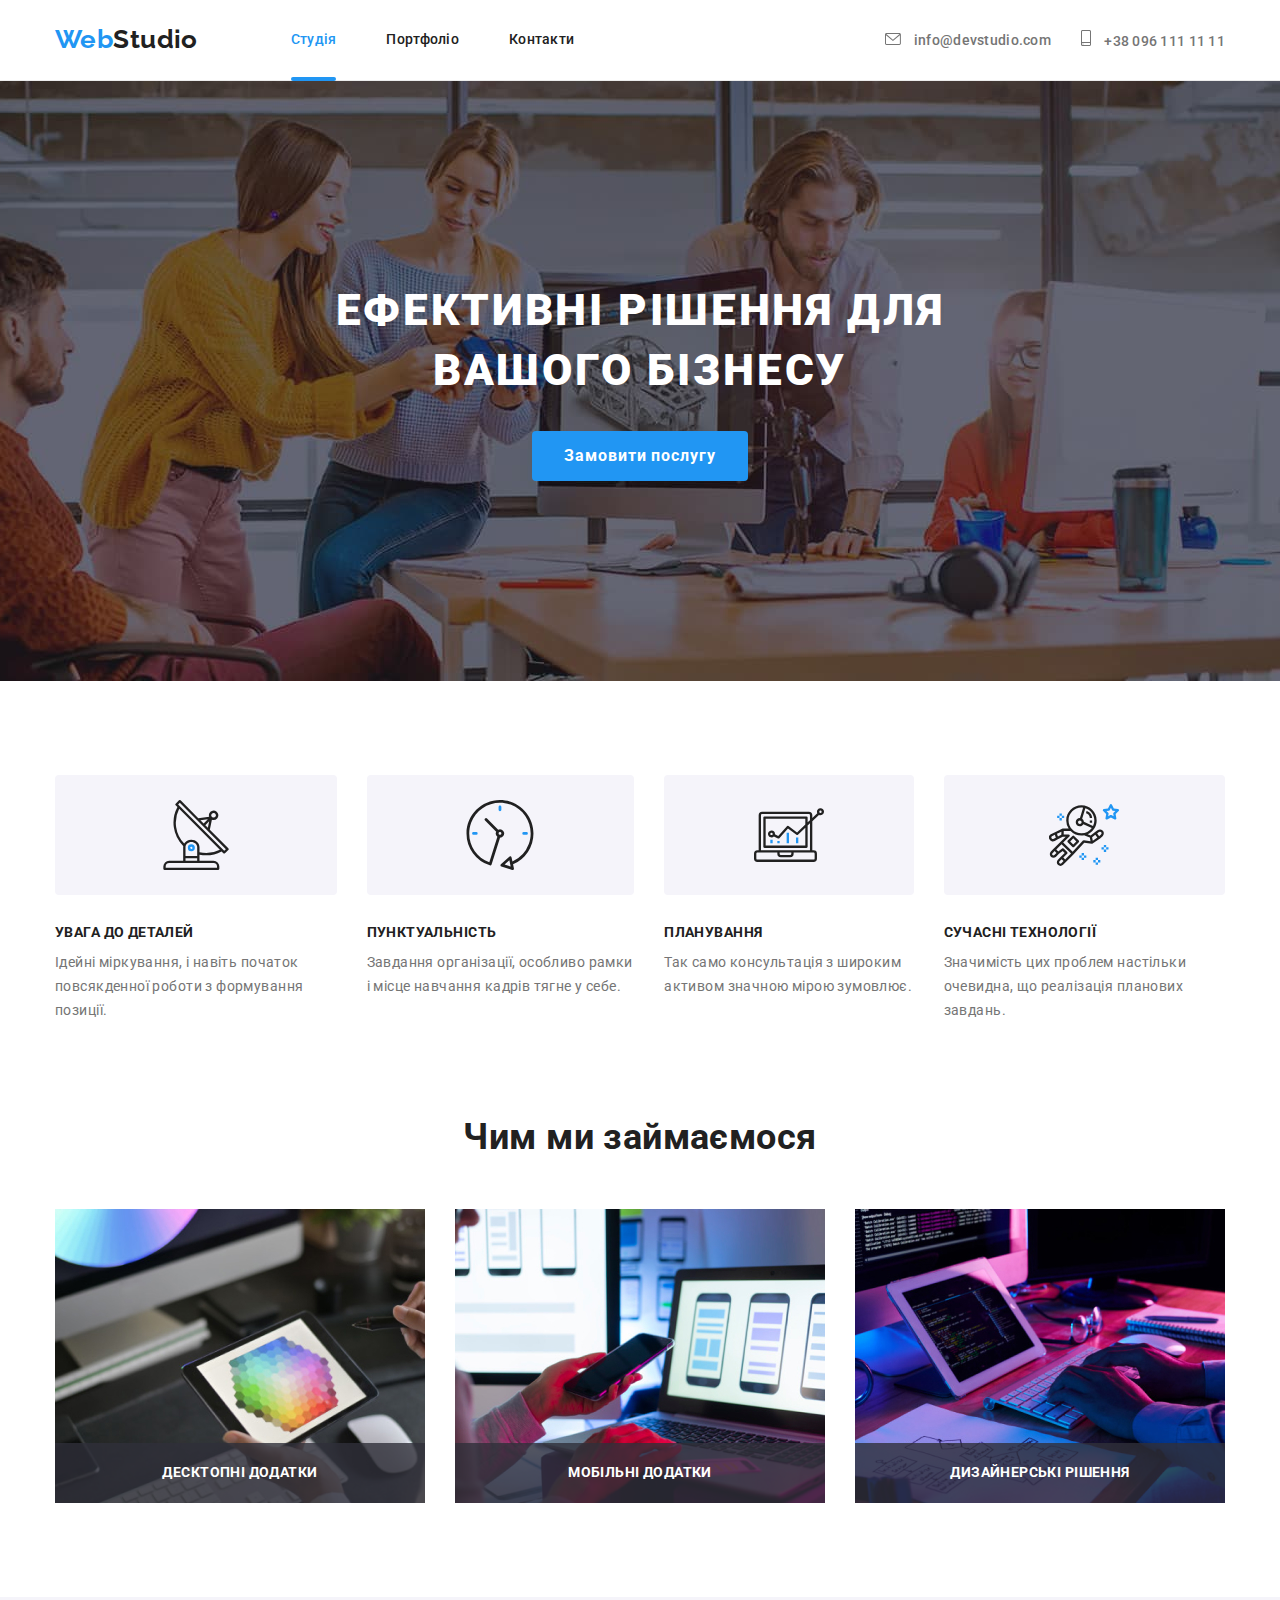
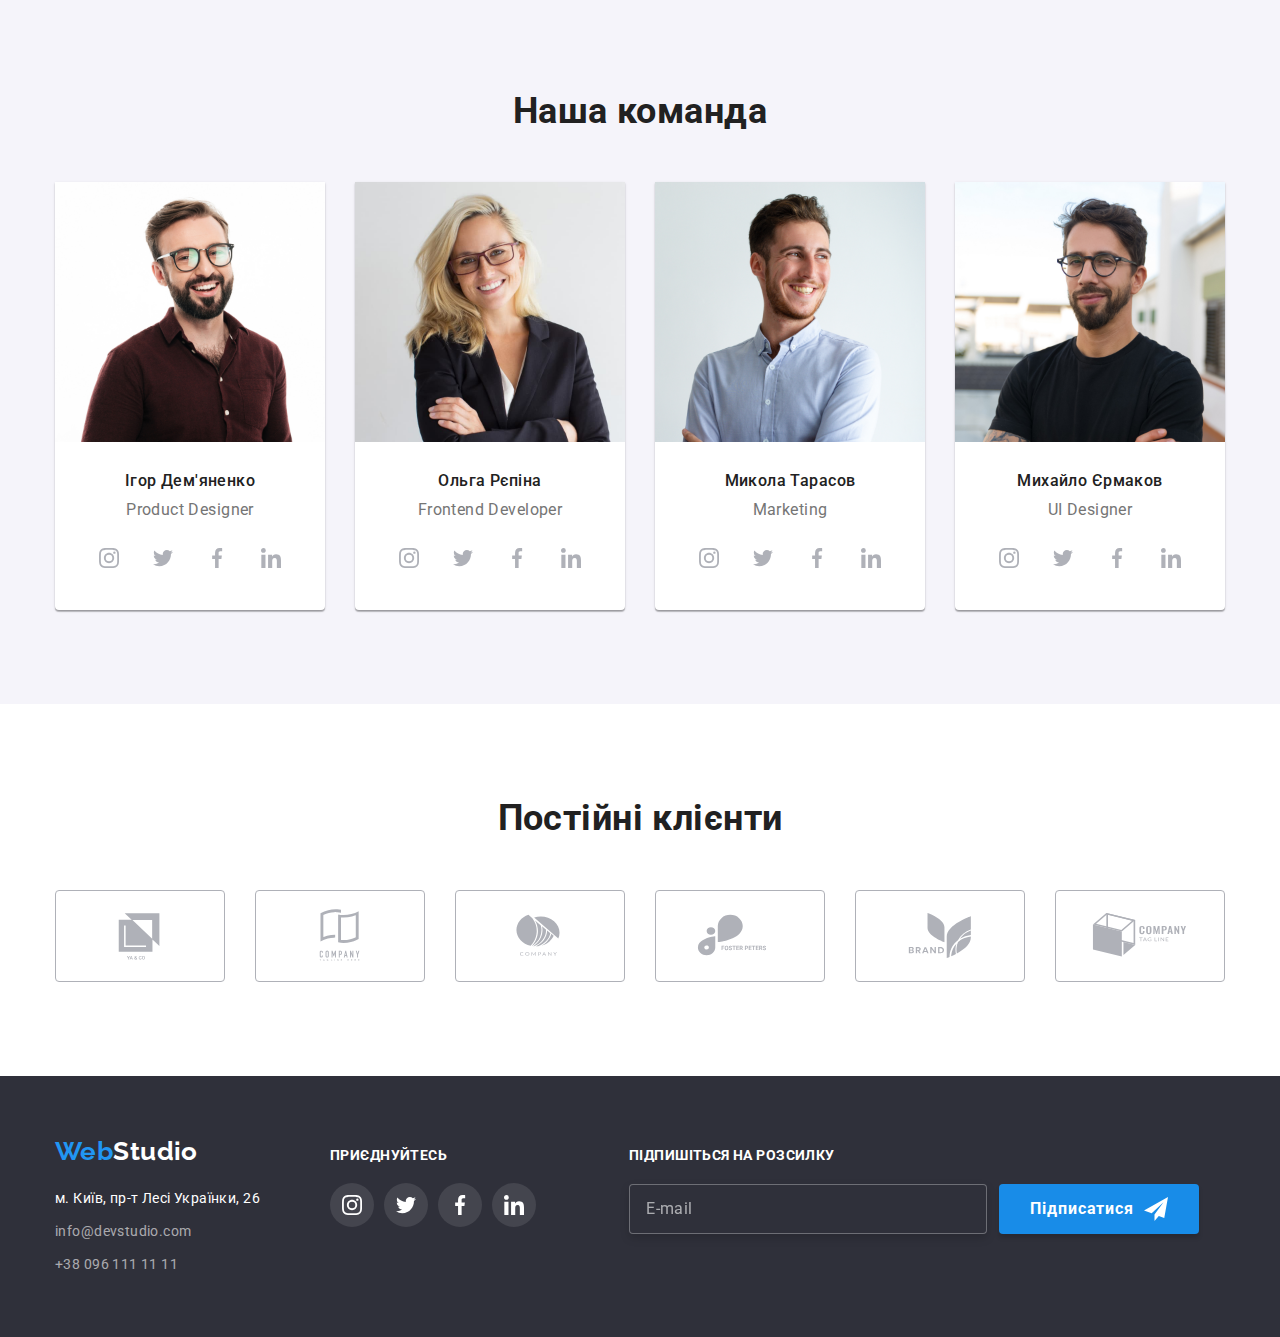
<file: index.html>
<!DOCTYPE html>
<html lang="uk">
  <head>
    <meta charset="UTF-8" />
    <meta http-equiv="X-UA-Compatible" content="IE=edge" />
    <meta name="viewport" content="width=device-width, initial-scale=1.0" />
    <title>Studio</title>
    <link
      href="https://fonts.googleapis.com/css2?family=Raleway:wght@700&family=Roboto:wght@400;500;700;900&display=swap"
      rel="stylesheet"
    />
    <link
      rel="stylesheet"
      href="https://cdnjs.cloudflare.com/ajax/libs/modern-normalize/1.1.0/modern-normalize.min.css"
    />
    <link rel="stylesheet" href="./css/styles.css" />
  </head>
  <body>
    <!-- навігація по сайту та логотип -->
    <header class="page-header">
      <div class="container main-nav">
        <nav class="navigation">
          <a href="/index.html" class="logo"> Web<span>Studio</span> </a>
          <ul class="site-nav list">
            <li class="item"><a href="" class="link current">Студія</a></li>
            <li class="item">
              <a href="./portfolio.html" class="link">Портфоліо</a>
            </li>
            <li class="item"><a href="" class="link">Контакти</a></li>
          </ul>
        </nav>
        <ul class="auth-nav list">
          <li class="mail-item">
            <a href="mailto:info@devstudio.com" class="mail-link">
              <svg class="mail-icon" width="16" height="12">
                <use href="./images/icon.svg#icon-email"></use>
              </svg>
              info@devstudio.com
            </a>
          </li>
          <li class="tel-item">
            <a href="tel:0961111111" class="tel-link">
              <svg class="tel-icon" width="10" height="16">
                <use href="./images/icon.svg#icon-phone"></use>
              </svg>
              +38 096 111 11 11
            </a>
          </li>
        </ul>
      </div>
    </header>
    <main>
      <!-- секція герой -->
      <section class="hero section">
        <div class="hero-container container">
          <h1 class="hero-title">Ефективні рішення для вашого бізнесу</h1>
          <button type="button" class="hero-button" data-modal-open>
            Замовити послугу
          </button>
        </div>
      </section>
      <section class="principles section">
        <div class="container">
          <h2 class="visually-hidden">Чому саме ми</h2>
          <ul class="principles-list list">
            <li class="principles-item">
              <div class="principles-icon-wrap">
                <svg class="principles-icon" width="70" height="70">
                  <use href="./images/icon.svg#icon-antenna"></use>
                </svg>
              </div>
              <h3 class="principles-title">УВАГА ДО ДЕТАЛЕЙ</h3>
              <p class="principles-text text">
                Ідейні міркування, і навіть початок повсякденної роботи з
                формування позиції.
              </p>
            </li>
            <li class="principles-item">
              <div class="principles-icon-wrap">
                <svg class="principles-icon" width="70" height="70">
                  <use href="./images/icon.svg#icon-clock"></use>
                </svg>
              </div>
              <h3 class="principles-title">ПУНКТУАЛЬНІСТЬ</h3>
              <p class="principles-text text">
                Завдання організації, особливо рамки і місце навчання кадрів
                тягне у себе.
              </p>
            </li>
            <li class="principles-item">
              <div class="principles-icon-wrap">
                <svg class="principles-icon" width="70" height="70">
                  <use href="./images/icon.svg#icon-diagram"></use>
                </svg>
              </div>
              <h3 class="principles-title">ПЛАНУВАННЯ</h3>
              <p class="principles-text text">
                Так само консультація з широким активом значною мірою зумовлює.
              </p>
            </li>
            <li class="principles-item">
              <div class="principles-icon-wrap">
                <svg class="principles-icon" width="70" height="70">
                  <use href="./images/icon.svg#icon-astronaut"></use>
                </svg>
              </div>
              <h3 class="principles-title">СУЧАСНІ ТЕХНОЛОГІЇ</h3>
              <p class="principles-text text">
                Значимість цих проблем настільки очевидна, що реалізація
                планових завдань.
              </p>
            </li>
          </ul>
        </div>
      </section>
      <section class="examples section">
        <!-- приклади робіт -->
        <div class="container">
          <h2 class="examples-title">Чим ми займаємося</h2>
          <ul class="examples-list list">
            <li class="examples-item">
              <img
                src="./images/img1.jpg"
                alt="друк на клавіатурі"
                width="370"
                height="294"
              />
              <p class="examples-text">Десктопні додатки</p>
            </li>
            <li class="examples-item">
              <img
                src="./images/img2.jpg"
                alt="ноутбук та телефон"
                width="370"
                height="294"
              />
              <p class="examples-text">Мобільні додатки</p>
            </li>
            <li class="examples-item">
              <img
                src="./images/img3.jpg"
                alt="планшет"
                width="370"
                height="294"
              />
              <p class="examples-text">Дизайнерські рішення</p>
            </li>
          </ul>
        </div>
      </section>
      <section class="team section">
        <div class="container">
          <h2 class="team-title">Наша команда</h2>
          <ul class="team-list list">
            <li class="team-item">
              <img
                src="./images/product-designer.jpg"
                alt="фото співробітника компанії"
                width="270"
                height="260"
              />
              <div class="team-names">
                <h3 class="team-person">Ігор Дем'яненко</h3>
                <p class="team-text text" lang="en">Product Designer</p>
                <ul class="team-soc-list">
                  <li class="team-soc-item list">
                    <a href="" class="team-soc-link link">
                      <svg class="team-soc-icon" width="20" height="20">
                        <use href="./images/icon.svg#icon-instagram"></use>
                      </svg>
                    </a>
                  </li>
                  <li class="team-soc-item list">
                    <a href="" class="team-soc-link link">
                      <svg class="team-soc-icon" width="20" height="20">
                        <use href="./images/icon.svg#icon-twitter"></use>
                      </svg>
                    </a>
                  </li>
                  <li class="team-soc-item list">
                    <a href="" class="team-soc-link link">
                      <svg class="team-soc-icon" width="20" height="20">
                        <use href="./images/icon.svg#icon-facebook"></use>
                      </svg>
                    </a>
                  </li>
                  <li class="team-soc-item list">
                    <a href="" class="team-soc-link link">
                      <svg class="team-soc-icon" width="20" height="20">
                        <use href="./images/icon.svg#icon-linkedin"></use>
                      </svg>
                    </a>
                  </li>
                </ul>
              </div>
            </li>
            <li class="team-item">
              <img
                src="./images/frontend_developer.jpg"
                alt="фото співробітника компанії"
                width="270"
                height="260"
              />
              <div class="team-names">
                <h3 class="team-person">Ольга Рєпіна</h3>
                <p class="team-text text" lang="en">Frontend Developer</p>
                <ul class="team-soc-list">
                  <li class="team-soc-item list">
                    <a href="" class="team-soc-link link">
                      <svg class="team-soc-icon" width="20" height="20">
                        <use href="./images/icon.svg#icon-instagram"></use>
                      </svg>
                    </a>
                  </li>
                  <li class="team-soc-item list">
                    <a href="" class="team-soc-link link">
                      <svg class="team-soc-icon" width="20" height="20">
                        <use href="./images/icon.svg#icon-twitter"></use>
                      </svg>
                    </a>
                  </li>
                  <li class="team-soc-item list">
                    <a href="" class="team-soc-link link">
                      <svg class="team-soc-icon" width="20" height="20">
                        <use href="./images/icon.svg#icon-facebook"></use>
                      </svg>
                    </a>
                  </li>
                  <li class="team-soc-item list">
                    <a href="" class="team-soc-link link">
                      <svg class="team-soc-icon" width="20" height="20">
                        <use href="./images/icon.svg#icon-linkedin"></use>
                      </svg>
                    </a>
                  </li>
                </ul>
              </div>
            </li>
            <li class="team-item">
              <img
                src="./images/marketing.jpg"
                alt="фото співробітника компанії"
                width="270"
                height="260"
              />
              <div class="team-names">
                <h3 class="team-person">Микола Тарасов</h3>
                <p class="team-text text" lang="en">Marketing</p>
                <ul class="team-soc-list">
                  <li class="team-soc-item list">
                    <a href="" class="team-soc-link link">
                      <svg class="team-soc-icon" width="20" height="20">
                        <use href="./images/icon.svg#icon-instagram"></use>
                      </svg>
                    </a>
                  </li>
                  <li class="team-soc-item list">
                    <a href="" class="team-soc-link link">
                      <svg class="team-soc-icon" width="20" height="20">
                        <use href="./images/icon.svg#icon-twitter"></use>
                      </svg>
                    </a>
                  </li>
                  <li class="team-soc-item list">
                    <a href="" class="team-soc-link link">
                      <svg class="team-soc-icon" width="20" height="20">
                        <use href="./images/icon.svg#icon-facebook"></use>
                      </svg>
                    </a>
                  </li>
                  <li class="team-soc-item list">
                    <a href="" class="team-soc-link link">
                      <svg class="team-soc-icon" width="20" height="20">
                        <use href="./images/icon.svg#icon-linkedin"></use>
                      </svg>
                    </a>
                  </li>
                </ul>
              </div>
            </li>
            <li class="team-item">
              <img
                src="./images/ui_designer.jpg"
                alt="фото співробітника компанії"
                width="270"
                height="260"
              />
              <div class="team-names">
                <h3 class="team-person">Михайло Єрмаков</h3>
                <p class="team-text text" lang="en">UI Designer</p>
                <ul class="team-soc-list">
                  <li class="team-soc-item list">
                    <a href="" class="team-soc-link link">
                      <svg class="team-soc-icon" width="20" height="20">
                        <use href="./images/icon.svg#icon-instagram"></use>
                      </svg>
                    </a>
                  </li>
                  <li class="team-soc-item list">
                    <a href="" class="team-soc-link link">
                      <svg class="team-soc-icon" width="20" height="20">
                        <use href="./images/icon.svg#icon-twitter"></use>
                      </svg>
                    </a>
                  </li>
                  <li class="team-soc-item list">
                    <a href="" class="team-soc-link link">
                      <svg class="team-soc-icon" width="20" height="20">
                        <use href="./images/icon.svg#icon-facebook"></use>
                      </svg>
                    </a>
                  </li>
                  <li class="team-soc-item list">
                    <a href="" class="team-soc-link link">
                      <svg class="team-soc-icon" width="20" height="20">
                        <use href="./images/icon.svg#icon-linkedin"></use>
                      </svg>
                    </a>
                  </li>
                </ul>
              </div>
            </li>
          </ul>
        </div>
      </section>
      <section class="clients section">
        <div class="container">
          <h2 class="clients-title">Постійні клієнти</h2>
          <ul class="clients-list list">
            <li class="client-item">
              <a href="" class="clients-link">
                <svg class="clients-icon" width="106" height="60">
                  <use href="./images/icon.svg#icon-yako-one"></use>
                </svg>
              </a>
            </li>

            <li class="client-item">
              <a href="" class="clients-link">
                <svg class="clients-icon" width="106" height="60">
                  <use href="./images/icon.svg#icon-company-two"></use>
                </svg>
              </a>
            </li>

            <li class="client-item">
              <a href="" class="clients-link">
                <svg class="clients-icon" width="106" height="60">
                  <use href="./images/icon.svg#icon-company-three"></use>
                </svg>
              </a>
            </li>

            <li class="client-item">
              <a href="" class="clients-link">
                <svg class="clients-icon" width="106" height="60">
                  <use href="./images/icon.svg#icon-foster-four"></use>
                </svg>
              </a>
            </li>

            <li class="client-item">
              <a href="" class="clients-link">
                <svg class="clients-icon" width="106" height="60">
                  <use href="./images/icon.svg#icon-brand-five"></use>
                </svg>
              </a>
            </li>

            <li class="client-item">
              <a href="" class="clients-link">
                <svg class="clients-icon" width="106" height="60">
                  <use href="./images/icon.svg#icon-tagline-six"></use>
                </svg>
              </a>
            </li>
          </ul>
        </div>
      </section>
    </main>
    <footer class="footer">
      <div class="footer-wrap">
        <div class="footer-address-wrap">
          <a href="/index.html" class="footer-logo"> Web<span>Studio</span> </a>
          <address>
            <ul class="footer-list list">
              <li class="footer-item">
                <a
                  class="footer-address"
                  href="https://goo.gl/maps/CPtrU1FHBa2aNyZL9"
                  target="_blank"
                  rel="noopener noreferrer nofollow"
                  >м. Київ, пр-т Лесі Українки, 26</a
                >
              </li>
              <li class="footer-item">
                <a href="mailto:info@devstudio.com" class="footer-mail"
                  >info@devstudio.com</a
                >
              </li>
              <li class="footer-item">
                <a href="tel:0961111111" class="footer-tel"
                  >+38 096 111 11 11</a
                >
              </li>
            </ul>
          </address>
        </div>
        <div class="footer-soc-wrap">
          <p class="footer-soc-text">приєднуйтесь</p>
          <ul class="footer-soc-list">
            <li class="footer-soc-item list">
              <a href="" class="footer-soc-link link">
                <svg class="footer-soc-icon" width="20" height="20">
                  <use href="./images/icon.svg#icon-instagram"></use>
                </svg>
              </a>
            </li>
            <li class="footer-soc-item list">
              <a href="" class="footer-soc-link link">
                <svg class="footer-soc-icon" width="20" height="20">
                  <use href="./images/icon.svg#icon-twitter"></use>
                </svg>
              </a>
            </li>
            <li class="footer-soc-item list">
              <a href="" class="footer-soc-link link">
                <svg class="footer-soc-icon" width="20" height="20">
                  <use href="./images/icon.svg#icon-facebook"></use>
                </svg>
              </a>
            </li>
            <li class="footer-soc-item list">
              <a href="" class="footer-soc-link link">
                <svg class="footer-soc-icon" width="20" height="20">
                  <use href="./images/icon.svg#icon-linkedin"></use>
                </svg>
              </a>
            </li>
          </ul>
        </div>
        <div class="footer-subscribe-wrap">
          <p class="footer-sub-text">Підпишіться на розсилку</p>
          <form class="subscribe-form">
            <input
              type="text"
              class="subscribe-input"
              name="user-email"
              placeholder="E-mail"
              required
            />

            <button type="submit" class="sub-button">
              Підписатися
              <svg class="subscribe-icon" width="24" height="24">
                <use href="./images/icon.svg#icon-send"></use>
              </svg>
            </button>
          </form>
        </div>
      </div>
    </footer>
    <div class="backdrop is-hidden" data-modal>
      <div class="modal">
        <button type="button" class="modal-close" data-modal-close>
          <svg class="modal-icon" width="18" height="18">
            <use href="./images/icon.svg#icon-modal"></use>
          </svg>
        </button>
        <p class="modal-title">Залиште свої дані, ми вам передзвонимо</p>
        <form class="modal-form">
          <label for="user-name" class="input-text">Ім'я</label>
          <div class="input-wrap">
            <input
              type="text"
              class="modal-input"
              name="user-name"
              placeholder=""
              required
              id="user-name"
            />
            <svg class="modal-icons" width="18" height="18">
              <use href="./images/icon.svg#icon-person-black"></use>
            </svg>
          </div>
          <label for="user-tel" class="input-text">Телефон</label>
          <div class="input-wrap">
            <input
              type="tel"
              class="modal-input"
              name="user-tel"
              placeholder=""
              required
              id="user-tel"
            />
            <svg class="modal-icons" width="18" height="18">
              <use href="./images/icon.svg#icon-phone-black"></use>
            </svg>
          </div>
          <label for="user-email" class="input-text">Пошта</label>
          <div class="input-wrap">
            <input
              type="email"
              class="modal-input"
              name="user-email"
              placeholder=""
              required
              id="user-email"
            />
            <svg class="modal-icons" width="18" height="18">
              <use href="./images/icon.svg#icon-email-black"></use>
            </svg>
          </div>
          <label for="user-coment" class="input-text">Коментар</label>
          <textarea
            name="user-text"
            id="user-coment"
            class="input-message"
            placeholder="Введіть текст"
          ></textarea>
          <input
            type="checkbox"
            name="privacy"
            id="privacy"
            value="true"
            class="modal-check visually-hidden"
          />
          <label for="privacy" class="privacy-text">
            <span>
              <svg class="check-icon" width="16" height="15">
                <use href="./images/icon.svg#icon-vector"></use>
              </svg>
            </span>
            Погоджуюся з розсилкою та приймаю
            <a href="" class="check-link"> Умови договору</a></label
          >
          <button type="submit" class="modal-button">Відправити</button>
        </form>
      </div>
    </div>
    <script src="./js/modal.js"></script>
  </body>
</html>
</file>
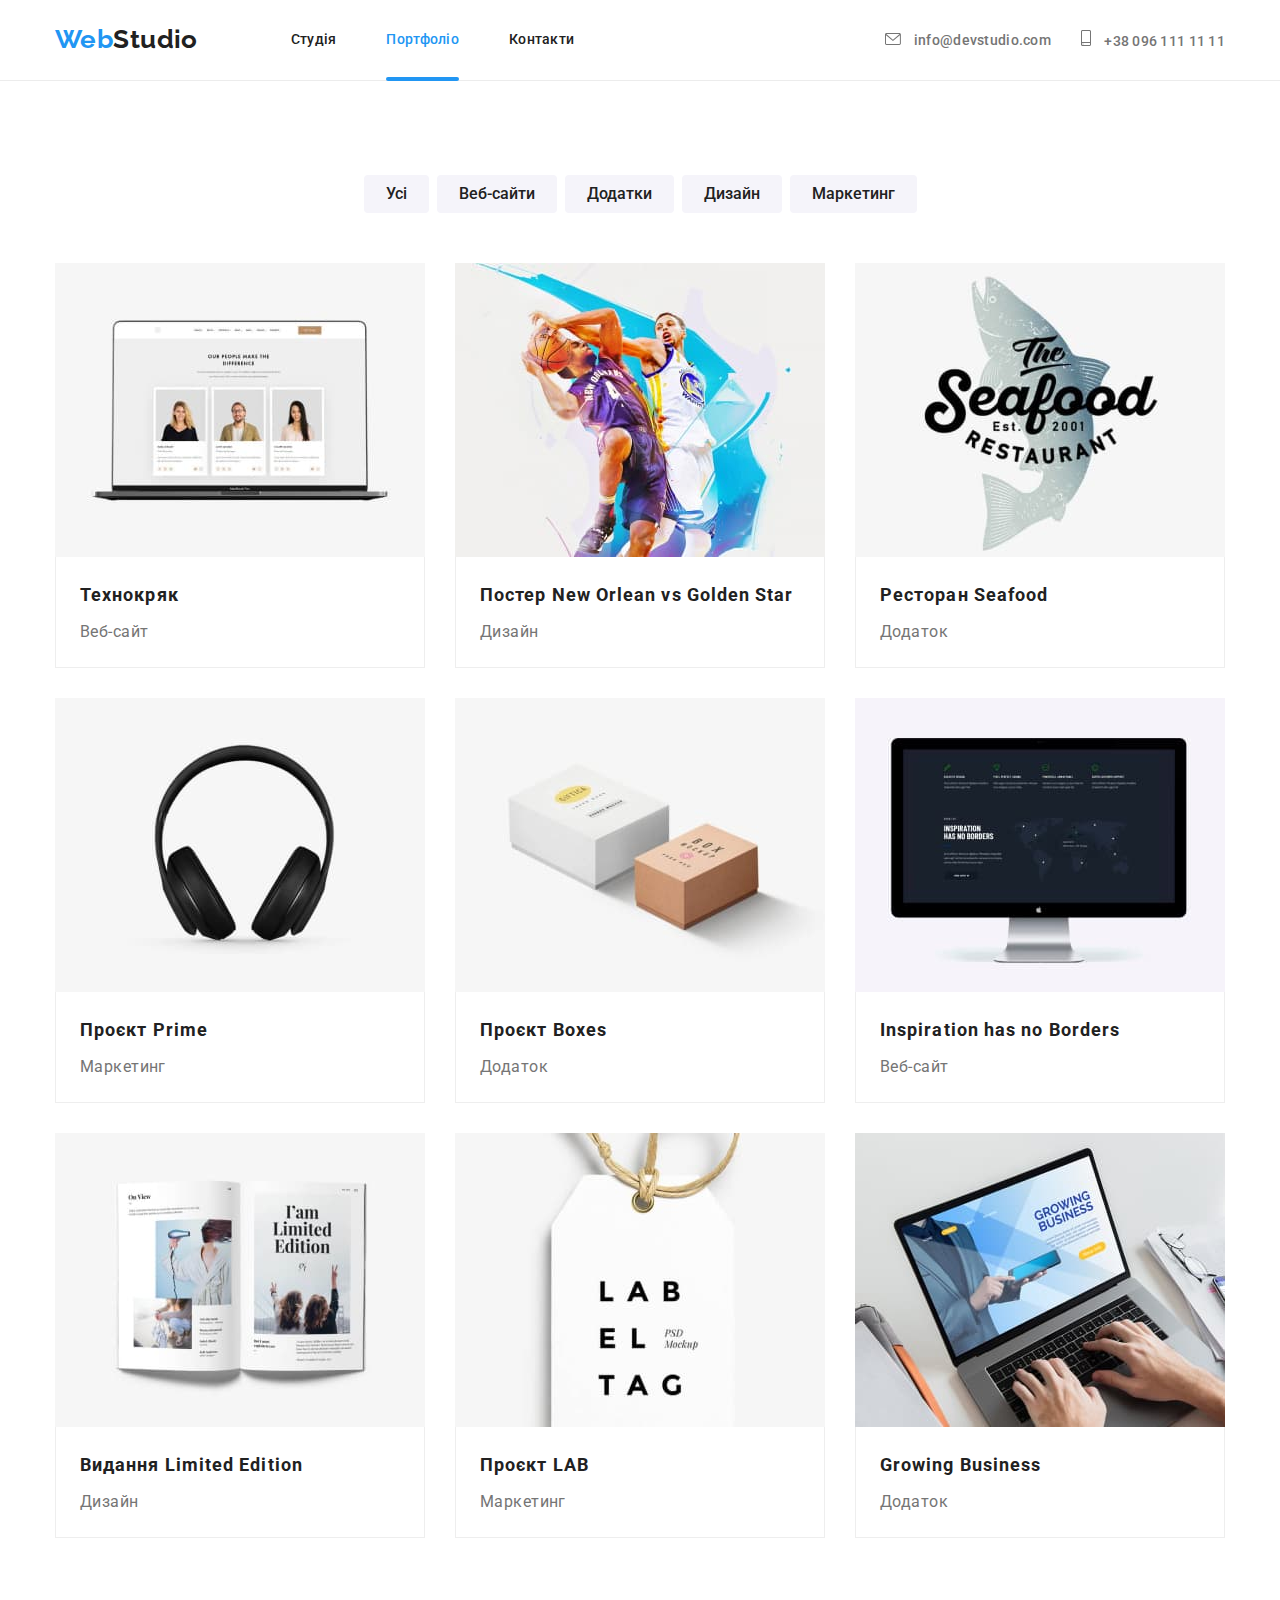
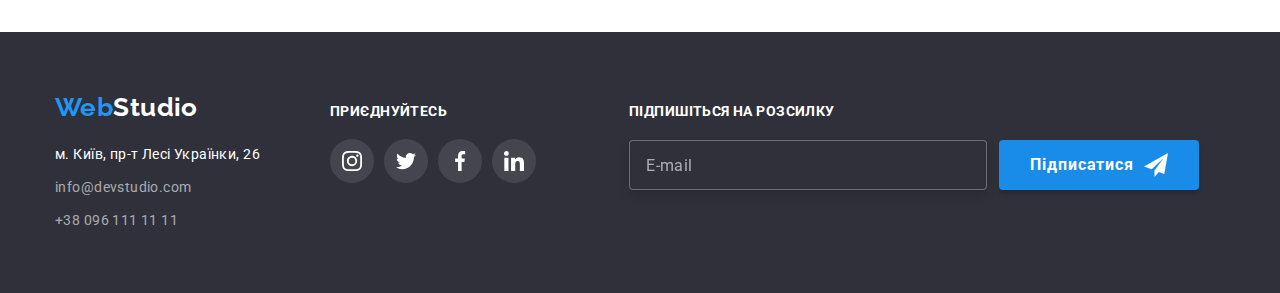
<file: portfolio.html>
<!DOCTYPE html>
<html lang="uk">
  <head>
    <meta charset="UTF-8" />
    <meta http-equiv="X-UA-Compatible" content="IE=edge" />
    <meta name="viewport" content="width=device-width, initial-scale=1.0" />
    <title>Portfolio</title>
    <link
      href="https://fonts.googleapis.com/css2?family=Raleway:wght@700&family=Roboto:wght@400;500;700;900&display=swap"
      rel="stylesheet"
    />
    <link
      rel="stylesheet"
      href="https://cdnjs.cloudflare.com/ajax/libs/modern-normalize/1.1.0/modern-normalize.min.css"
    />
    <link rel="stylesheet" href="./css/styles.css" />
  </head>
  <body>
    <header class="page-header">
      <div class="container main-nav">
        <nav class="navigation">
          <a href="/index.html" class="logo"> Web<span>Studio</span> </a>
          <ul class="site-nav list">
            <li class="item"><a href="./index.html" class="link">Студія</a></li>
            <li class="item"><a href="" class="link current">Портфоліо</a></li>
            <li class="item"><a href="" class="link">Контакти</a></li>
          </ul>
        </nav>
        <ul class="auth-nav list">
          <li class="mail-item">
            <a href="mailto:info@devstudio.com" class="mail-link">
              <svg class="mail-icon" width="16" height="12">
                <use href="./images/icon.svg#icon-email"></use>
              </svg>
              info@devstudio.com
            </a>
          </li>
          <li class="tel-item">
            <a href="tel:0961111111" class="tel-link">
              <svg class="tel-icon" width="10" height="16">
                <use href="./images/icon.svg#icon-phone"></use>
              </svg>
              +38 096 111 11 11
            </a>
          </li>
        </ul>
      </div>
    </header>
    <main class="portfolio-main">
      <!-- фільтр Партфоліо  -->
      <section class="portfolio section">
        <div class="container">
          <h1 class="visually-hidden">Наші роботи</h1>
          <ul class="filter-button list">
            <li class="filter-item">
              <button class="button-list" type="button">Усі</button>
            </li>
            <li class="filter-item">
              <button class="button-list" type="button">Веб-сайти</button>
            </li>
            <li class="filter-item">
              <button class="button-list" type="button">Додатки</button>
            </li>
            <li class="filter-item">
              <button class="button-list" type="button">Дизайн</button>
            </li>
            <li class="filter-item">
              <button class="button-list" type="button">Маркетинг</button>
            </li>
          </ul>
          <ul class="portfolio-list list">
            <li class="portfolio-items">
              <a href="" class="portfolio-link">
                <div class="portfolio-cover-wrap">
                  <img
                    src="./images/1-tehnokriak.jpg"
                    alt="Веб-сайт Технокряк"
                    width="370"
                  />
                  <p class="portfolio-cover-text">
                    Ресурс пропонує комплексні пропозиції з різним рівнем
                    функціоналу та сервісів. Все це дозволить відвідувачу
                    отримати вичерпні відомості про компанію чи приватну особу.
                  </p>
                </div>
                <div class="portfolio-wrap">
                  <h2 class="portfolio-title">Технокряк</h2>
                  <p class="portfolio-text text">Веб-сайт</p>
                </div>
              </a>
            </li>

            <li class="portfolio-items">
              <a href="" class="portfolio-link">
                <div class="portfolio-cover-wrap">
                  <img src="./images/2-poster.jpg" alt="постер" width="370" />
                  <p class="portfolio-cover-text">
                    Ресурс пропонує комплексні пропозиції з різним рівнем
                    функціоналу та сервісів. Все це дозволить відвідувачу
                    отримати вичерпні відомості про компанію чи приватну особу.
                  </p>
                </div>
                <div class="portfolio-wrap">
                  <h2 class="portfolio-title">
                    Постер New Orlean vs Golden Star
                  </h2>
                  <p class="portfolio-text text">Дизайн</p>
                </div>
              </a>
            </li>

            <li class="portfolio-items">
              <a href="" class="portfolio-link">
                <div class="portfolio-cover-wrap">
                  <img
                    src="./images/3-restoran.jpg"
                    alt="логотип ресторану"
                    width="370"
                  />
                  <p class="portfolio-cover-text">
                    Ресурс пропонує комплексні пропозиції з різним рівнем
                    функціоналу та сервісів. Все це дозволить відвідувачу
                    отримати вичерпні відомості про компанію чи приватну особу.
                  </p>
                </div>
                <div class="portfolio-wrap">
                  <h2 class="portfolio-title">Ресторан Seafood</h2>
                  <p class="portfolio-text text">Додаток</p>
                </div>
              </a>
            </li>

            <li class="portfolio-items">
              <a href="" class="portfolio-link">
                <div class="portfolio-cover-wrap">
                  <img src="./images/4-prime.jpg" alt="навушники" width="370" />
                  <p class="portfolio-cover-text">
                    Ресурс пропонує комплексні пропозиції з різним рівнем
                    функціоналу та сервісів. Все це дозволить відвідувачу
                    отримати вичерпні відомості про компанію чи приватну особу.
                  </p>
                </div>
                <div class="portfolio-wrap">
                  <h2 class="portfolio-title">Проєкт Prime</h2>
                  <p class="portfolio-text text">Маркетинг</p>
                </div>
              </a>
            </li>

            <li class="portfolio-items">
              <a href="" class="portfolio-link">
                <div class="portfolio-cover-wrap">
                  <img src="./images/5-boxes.jpg" alt="коробки" width="370" />
                  <p class="portfolio-cover-text">
                    Ресурс пропонує комплексні пропозиції з різним рівнем
                    функціоналу та сервісів. Все це дозволить відвідувачу
                    отримати вичерпні відомості про компанію чи приватну особу.
                  </p>
                </div>
                <div class="portfolio-wrap">
                  <h2 class="portfolio-title">Проєкт Boxes</h2>
                  <p class="portfolio-text text">Додаток</p>
                </div>
              </a>
            </li>

            <li class="portfolio-items">
              <a href="" class="portfolio-link">
                <div class="portfolio-cover-wrap">
                  <img
                    src="./images/6-inspiration.jpg"
                    alt="екран компютера"
                    width="370"
                  />
                  <p class="portfolio-cover-text">
                    Ресурс пропонує комплексні пропозиції з різним рівнем
                    функціоналу та сервісів. Все це дозволить відвідувачу
                    отримати вичерпні відомості про компанію чи приватну особу.
                  </p>
                </div>
                <div class="portfolio-wrap">
                  <h2 class="portfolio-title">Inspiration has no Borders</h2>
                  <p class="portfolio-text text">Веб-сайт</p>
                </div>
              </a>
            </li>

            <li class="portfolio-items">
              <a href="" class="portfolio-link">
                <div class="portfolio-cover-wrap">
                  <img
                    src="./images/7-limited.jpg"
                    alt="відкрита книга"
                    width="370"
                  />
                  <p class="portfolio-cover-text">
                    Ресурс пропонує комплексні пропозиції з різним рівнем
                    функціоналу та сервісів. Все це дозволить відвідувачу
                    отримати вичерпні відомості про компанію чи приватну особу.
                  </p>
                </div>
                <div class="portfolio-wrap">
                  <h2 class="portfolio-title">Видання Limited Edition</h2>
                  <p class="portfolio-text text">Дизайн</p>
                </div>
              </a>
            </li>

            <li class="portfolio-items">
              <a href="" class="portfolio-link">
                <div class="portfolio-cover-wrap">
                  <img src="./images/8-lab.jpg" alt="бірка" width="370" />
                  <p class="portfolio-cover-text">
                    Ресурс пропонує комплексні пропозиції з різним рівнем
                    функціоналу та сервісів. Все це дозволить відвідувачу
                    отримати вичерпні відомості про компанію чи приватну особу.
                  </p>
                </div>
                <div class="portfolio-wrap">
                  <h2 class="portfolio-title">Проєкт LAB</h2>
                  <p class="portfolio-text text">Маркетинг</p>
                </div>
              </a>
            </li>

            <li class="portfolio-items">
              <a href="" class="portfolio-link">
                <div class="portfolio-cover-wrap">
                  <img
                    src="./images/9-business.jpg"
                    alt="ноутбук"
                    width="370"
                  />
                  <p class="portfolio-cover-text">
                    Ресурс пропонує комплексні пропозиції з різним рівнем
                    функціоналу та сервісів. Все це дозволить відвідувачу
                    отримати вичерпні відомості про компанію чи приватну особу.
                  </p>
                </div>
                <div class="portfolio-wrap">
                  <h2 class="portfolio-title">Growing Business</h2>
                  <p class="portfolio-text text">Додаток</p>
                </div>
              </a>
            </li>
          </ul>
        </div>
      </section>
    </main>
    <footer class="footer">
      <div class="footer-wrap">
        <div class="footer-address-wrap">
          <a href="/index.html" class="footer-logo"> Web<span>Studio</span> </a>
          <address>
            <ul class="footer-list list">
              <li class="footer-item">
                <a
                  class="footer-address"
                  href="https://goo.gl/maps/CPtrU1FHBa2aNyZL9"
                  target="_blank"
                  rel="noopener noreferrer nofollow"
                  >м. Київ, пр-т Лесі Українки, 26</a
                >
              </li>
              <li class="footer-item">
                <a href="mailto:info@devstudio.com" class="footer-mail"
                  >info@devstudio.com</a
                >
              </li>
              <li class="footer-item">
                <a href="tel:0961111111" class="footer-tel"
                  >+38 096 111 11 11</a
                >
              </li>
            </ul>
          </address>
        </div>
        <div class="footer-soc-wrap">
          <p class="footer-soc-text">приєднуйтесь</p>
          <ul class="footer-soc-list">
            <li class="footer-soc-item list">
              <a href="" class="footer-soc-link link">
                <svg class="footer-soc-icon" width="20" height="20">
                  <use href="./images/icon.svg#icon-instagram"></use>
                </svg>
              </a>
            </li>
            <li class="footer-soc-item list">
              <a href="" class="footer-soc-link link">
                <svg class="footer-soc-icon" width="20" height="20">
                  <use href="./images/icon.svg#icon-twitter"></use>
                </svg>
              </a>
            </li>
            <li class="footer-soc-item list">
              <a href="" class="footer-soc-link link">
                <svg class="footer-soc-icon" width="20" height="20">
                  <use href="./images/icon.svg#icon-facebook"></use>
                </svg>
              </a>
            </li>
            <li class="footer-soc-item list">
              <a href="" class="footer-soc-link link">
                <svg class="footer-soc-icon" width="20" height="20">
                  <use href="./images/icon.svg#icon-linkedin"></use>
                </svg>
              </a>
            </li>
          </ul>
        </div>
        <div class="footer-subscribe-wrap">
          <p class="footer-sub-text">Підпишіться на розсилку</p>
          <form class="subscribe-form">
            <input
              type="text"
              class="subscribe-input"
              name="user-email"
              placeholder="E-mail"
              required
            />

            <button type="submit" class="sub-button">
              Підписатися
              <svg class="subscribe-icon" width="24" height="24">
                <use href="./images/icon.svg#icon-send"></use>
              </svg>
            </button>
          </form>
        </div>
      </div>
    </footer>
  </body>
</html>
</file>
<file: css/styles.css>
/* color-main-black: #212121;
color-secondary: #757575;
color-blue: #2196F3;
color-white: #FFFFFF; */

/* main white background #F5F5F5; 
secondary black background #2F303A;
third background #F5F4FA;*/
:root {
  /* text color */
  --primary-text-color: #212121;
  --secondary-text-color: #757575;
  --accent-blue-color: #2196f3;
  --white-color: #ffffff;

  /* background color */
  --main-white-background: #f5f5f5;
  --secondary-black-background: #2f303a;
  --third-background-color: #f5f4fa;
}

body {
  /* margin: 0 auto;
  max-width: 1600px; */
  background-color: var(--white-color);
  color: var(--primary-text-color);
  font-family: "Roboto", sans-serif;
  font-size: 14px;
  letter-spacing: 0.03em;
}

h1,
h2,
h3,
h4,
h5,
h6,
p {
  margin: 0;
}

ul {
  margin: 0;
  padding-left: 0;
}

img {
  display: block;
}

.visually-hidden {
  position: absolute;
  white-space: nowrap;
  width: 1px;
  height: 1px;
  overflow: hidden;
  border: 0;
  padding: 0;
  clip: rect(0 0 0 0);
  clip-path: inset(50%);
  margin: -1px;
}

.container {
  width: 1200px;
  padding-left: 15px;
  padding-right: 15px;
  margin: 0 auto;

  /* outline: 2px solid tomato; */
}

.section {
  padding-top: 94px;
  padding-bottom: 94px;
}

/*-----------------HEADER Logo--------------------------------- */
.page-header {
  padding-top: 32;
  border-bottom: 1px solid #ececec;
}

.logo {
  display: block;
  padding-top: 24px;
  padding-bottom: 25px;
  margin-right: 93px;
  color: var(--accent-blue-color);
  font-family: "Raleway", sans-serif;
  font-weight: 700;
  font-size: 26px;
  line-height: 1.19;
  text-decoration: none;
}

.logo > span {
  color: var(--primary-text-color);
}

.link {
  display: block;
  padding-top: 32px;
  padding-bottom: 32px;
}
/* 
.link:last-child {
  margin-right: 0;
} */

.site-nav .item:not(:last-child) {
  margin-right: 50px;
}

.list {
  list-style: none;
}

/* site-nav */
.navigation {
  display: flex;
}

.site-nav {
  display: flex;
}

.site-nav .link {
  color: var(--primary-text-color);
  font-weight: 500;
  font-size: 14px;
  line-height: 1.14;
  letter-spacing: 0.02em;
  text-decoration: none;

  transition-property: color;
  transition-duration: 250ms;
  transition-timing-function: cubic-bezier(0.4, 0, 0.2, 1);
}

.site-nav .link:hover,
.site-nav .link:focus {
  color: var(--accent-blue-color);
}

.site-nav .link.current {
  color: var(--accent-blue-color);
  position: relative;
}

.site-nav .link.current::after {
  content: "";
  display: inline-block;
  position: absolute;
  left: 0;
  bottom: -1px;
  width: 100%;
  height: 4px;
  background-color: #2196f3;
  border-radius: 2px;
}

.auth-nav {
  display: flex;
  margin-left: auto;
  align-items: center;
}

.auth-nav .item:not(:last-child) {
  margin-right: 50px;
}

.auth-nav .mail-link,
.auth-nav .tel-link {
  color: var(--secondary-text-color);
  font-weight: 500;
  font-size: 14px;
  line-height: 1.14;
  letter-spacing: 0.02em;
  text-decoration: none;

  transition-property: color;
  transition-duration: 250ms;
  transition-timing-function: cubic-bezier(0.4, 0, 0.2, 1);
}

.mail-link:hover,
.mail-link:focus,
.tel-link:hover,
.tel-link:focus {
  color: #2196f3;
}

.main-nav {
  display: flex;
  align-items: center;
}
.mail-item {
  margin-right: 30px;
}
/* .mail-link {
  padding-left: 10px;
} */
.mail-icon,
.tel-icon {
  fill: currentColor;
  margin-right: 10px;
}

/*-------------1 SECTION HERO----------------------------------------- */
.hero {
  background-color: var(--secondary-black-background);
  background-image: url(../images/hero-img.jpg);
  background-repeat: no-repeat;
  background-size: cover;
  background-position: center;
  max-width: 1600px;
  text-align: center;
  margin: 0 auto;
  padding-top: 200px;
  padding-bottom: 200px;
}

.hero-title {
  margin: 0 auto 30px;
  width: 696px;
  height: 120px;
  font-weight: 900;
  font-size: 44px;
  line-height: 1.36;
  letter-spacing: 0.06em;
  text-transform: uppercase;
  color: var(--white-color);
}

.hero-button {
  font-family: inherit;
  display: block;
  padding: 10px 32px;
  margin: 0 auto;
  border: none;
  border-radius: 4px;

  font-weight: 700;
  font-size: 16px;
  line-height: 1.88;
  letter-spacing: 0.06em;
  cursor: pointer;
  background-color: var(--accent-blue-color);
  color: var(--white-color);
}

/* secondary text color for all <p> */
.text {
  color: var(--secondary-text-color);
}

/* ----------------2 SECTION principles чому саме ми------------------ */

.principles-title {
  margin-bottom: 10px;
  font-size: 14px;
  line-height: 1.14;
  text-transform: uppercase;
}

.principles-list {
  display: flex;
}

.principles-icon-wrap {
  margin-bottom: 30px;
  height: 120px;
  display: flex;
  justify-content: center;
  align-items: center;
  background-color: #f5f4fa;
  border-radius: 4px;
}

.principles-item:not(:last-child) {
  margin-right: 30px;
}

.principles-text {
  font-size: 14px;
  line-height: 1.71;
}
/* ----------------3 SECTION EXAMPLES приклади робіт------------------ */
.examples.section {
  padding-top: 0;
}

.examples-title,
.team-title {
  font-size: 36px;
  line-height: 1.16;
  text-align: center;
}

.examples-title {
  margin-bottom: 50px;
}

.examples-list {
  display: flex;
  gap: 30px;
  /* width: calc((100% - 60px) / 3); */
}

.examples-item {
  position: relative;
}

.examples-text {
  position: absolute;
  bottom: 0;
  padding: 22px 0;
  width: 100%;
  font-weight: 700;
  line-height: 1.14;
  text-align: center;
  text-transform: uppercase;
  color: #ffffff;
  background: rgba(47, 48, 58, 0.8);
}

/* ----------------4 SECTION TEAM наша команда-----------------------  */
.team {
  background-color: var(--third-background-color);
}

.team-title {
  margin-bottom: 50px;
}

.team-list {
  display: flex;
  gap: 30px;
}

.team-list:not(:last-child) {
  margin-right: 30px;
}

.team-item {
  background-color: var(--white-color);
  box-shadow: 0px 1px 3px rgba(0, 0, 0, 0.12), 0px 1px 1px rgba(0, 0, 0, 0.14),
    0px 2px 1px rgba(0, 0, 0, 0.2);
  border-radius: 0px 0px 4px 4px;
}

/* width: calc((100% - 90px) / 4); */

.team-person {
  margin-bottom: 10px;
  font-weight: 500;
  font-size: 16px;
  line-height: 1.18;
  text-align: center;
}

.team-names {
  padding: 30px 0;
}

.team-text {
  font-size: 16px;
  line-height: 1.18;
  text-align: center;
  margin-bottom: 16px;
}

.team-soc-list {
  display: flex;
  justify-content: center;
  gap: 10px;
}

.team-soc-item {
  border-radius: 50%;
  background-color: #ffffff;
  display: block;
  justify-items: center;
}

.team-soc-link {
  width: 44px;
  height: 44px;
  padding: 0;
  display: flex;
  justify-content: center;
  align-items: center;

  transition-property: background-color, color;
  transition-duration: 250ms;
  transition-timing-function: cubic-bezier(0.4, 0, 0.2, 1);
}

.team-soc-item:hover {
  background-color: #2196f3;
}

.team-soc-item .team-soc-link:focus {
  background-color: #2196f3;
  border-radius: 50%;
}

.team-soc-icon {
  fill: #afb1b8;
}

.team-soc-link:hover .team-soc-icon {
  fill: #ffffff;
}
.team-soc-link:focus .team-soc-icon {
  fill: #ffffff;
}
/* -----------------------------5 SECTION CLIENTS-------------------------- */
.clients-title {
  margin-bottom: 50px;
  font-size: 36px;
  line-height: 1.16;
  text-align: center;
}

.clients-list {
  display: flex;
  justify-content: space-between;
}

.client-item {
  width: 170px;
  height: 92px;
  display: flex;
  justify-content: center;
  align-items: center;
}

.clients-link {
  border: 1px solid #afb1b8;
  border-radius: 4px;
  display: flex;
  width: 100%;
  height: 100%;
  justify-content: center;
  align-items: center;

  transition-property: border, color;
  transition-duration: 250ms;
  transition-timing-function: cubic-bezier(0.4, 0, 0.2, 1);
}

.clients-icon {
  fill: #afb1b8;
}

.clients-link:hover,
.clients-link:focus {
  border-color: #2196f3;
  outline: transparent;
}

.clients-link:hover .clients-icon,
.clients-link:focus .clients-icon {
  fill: #2196f3;
}

/* --------------------------FOOTER----------------------------------- */
.footer {
  background-color: var(--secondary-black-background);
  padding: 60px 0;
}

.footer-wrap {
  display: flex;
  align-items: baseline;
  width: 1200px;
  padding-left: 15px;
  padding-right: 15px;
  margin: 0 auto;
}

.footer-address-wrap {
  margin-right: 70px;
}

.footer-logo {
  color: var(--accent-blue-color);
  font-family: "Raleway", sans-serif;
  font-weight: 700;
  font-size: 26px;
  line-height: 1.19;
  text-decoration: none;
}
.footer-logo > span {
  color: #ffffff;
}

.footer-list {
  margin-top: 20px;
}

.footer-address {
  color: #ffffff;
  font-style: normal;
  font-size: 14px;
  line-height: 1.71;
  text-decoration: none;
}
.footer-mail,
.footer-tel {
  color: rgba(255, 255, 255, 0.6);
  font-style: normal;
  font-size: 14px;
  line-height: 1.71;
  text-decoration: none;

  transition-property: color;
  transition-duration: 250ms;
  transition-timing-function: cubic-bezier(0.4, 0, 0.2, 1);
}

.footer-mail:hover,
.footer-mail:focus,
.footer-tel:hover,
.footer-tel:focus {
  color: var(--accent-blue-color);
}

.footer-item:not(:last-child) {
  margin-bottom: 9px;
}

.footer-soc-wrap {
  width: 206px;
  height: 80px;
}

.footer-soc-list {
  display: flex;
  justify-content: center;
  gap: 10px;
}
.footer-soc-text {
  margin-bottom: 20px;
  color: var(--white-color);
  font-weight: 700;
  text-transform: uppercase;
}
.footer-soc-item {
  width: 44px;
  height: 44px;
  border-radius: 50%;
  background-color: rgb(255, 255, 255, 10%);
  display: flex;
  align-items: center;
}

.footer-soc-icon {
  fill: var(--white-color);
}

.footer-soc-link {
  display: flex;
  align-items: center;
  justify-content: center;
  padding: 0;
  width: 100%;
  height: 100%;
  border-radius: 50%;

  transition-property: background-color;
  transition-duration: 250ms;
  transition-timing-function: cubic-bezier(0.4, 0, 0.2, 1);
}
.footer-soc-link:hover,
.footer-soc-link:focus {
  background-color: var(--accent-blue-color);
  fill: var(--white-color);
}

.footer-subscribe-wrap {
  margin-left: 93px;
}

.footer-sub-text {
  margin-bottom: 20px;
  font-weight: 700;
  line-height: 1.14;
  text-transform: uppercase;

  color: var(--white-color);
}

.subscribe-form {
  display: flex;
  gap: 12px;
}

.subscribe-input {
  padding-left: 16px;
  width: 358px;
  height: 50px;

  font-size: 16px;
  line-height: 1.25;
  background-color: var(--secondary-black-background);
  color: var(--white-color);
  border: 1px solid rgba(255, 255, 255, 0.3);
  filter: drop-shadow(0px 4px 4px rgba(0, 0, 0, 0.15));
  border-radius: 4px;
}

.subscribe-input::placeholder {
  font-style: normal;
  font-weight: 400;
  font-size: 16px;
  line-height: 1.25;
  letter-spacing: 0.03em;
  color: rgba(255, 255, 255, 0.6);
}

/* .subscribe-form-wrap {
  display: flex;
  gap: 12px;
} */

.sub-button {
  display: flex;
  align-items: center;
  justify-content: center;
  min-width: 200px;
  height: 50px;
  border: none;
  border-radius: 4px;

  font-weight: 700;
  font-size: 16px;
  line-height: 1.88;
  letter-spacing: 0.06em;
  cursor: pointer;
  background-color: #188ce8;
  color: var(--white-color);
  box-shadow: 0px 4px 4px rgba(0, 0, 0, 0.15);
}

.subscribe-icon {
  margin-left: 10px;
  fill: var(--white-color);
}

/* ------------------------------------------------CSS for Portfolio------------------------------------
--------------------------PORTFOLIO - FILTER------------------------------------------- */

.portfolio.section {
  padding-top: 94px;
  padding-bottom: 94px;
}

.filter-button {
  display: flex;
  justify-content: center;
  margin-bottom: 50px;
}

.button-list {
  font-family: inherit;
  padding: 6px 22px;
  font-weight: 500;
  font-size: 16px;
  line-height: 1.62;
  text-align: center;
  cursor: pointer;

  background-color: var(--third-background-color);
  color: var(--primary-text-color);
  border-radius: 4px;
  border: transparent;

  transition-property: background-color, color, box-shadow;
  transition-duration: 250ms;
  transition-timing-function: cubic-bezier(0.4, 0, 0.2, 1);
}

.filter-item:not(:last-child) {
  margin-right: 8px;
}

.button-list:hover,
.button-list:focus {
  background-color: var(--accent-blue-color);
  color: var(--white-color);
  filter: drop-shadow(0px 4px 4px rgba(0, 0, 0, 0.25));
}
/* -----------------------2 SECTION PORTFOLIO----------------------------------------------- */
.portfolio-main {
  background-color: var(--white-color);
}

.portfolio-title {
  margin-bottom: 4px;
  color: var(--primary-text-color);
  font-family: "Roboto", sans-serif;
  font-size: 18px;
  line-height: 2;
  letter-spacing: 0.06em;
}

.portfolio-list {
  display: flex;
  flex-wrap: wrap;
  gap: 30px;
}

.portfolio-text {
  font-size: 16px;
  line-height: 1.88;
}

.portfolio-wrap {
  padding: 20px 24px;
  border: 1px solid #eeeeee;
  border-top: none;
}

.portfolio-link {
  display: block;
  text-decoration: none;

  transition-property: box-shadow;
  transition-duration: 250ms;
  transition-timing-function: cubic-bezier(0.4, 0, 0.2, 1);
}

.portfolio-link:hover,
.portfolio-link:focus {
  box-shadow: 0px 1px 1px rgba(0, 0, 0, 0.12), 0px 4px 4px rgba(0, 0, 0, 0.06),
    1px 4px 6px rgba(0, 0, 0, 0.16);
}

.portfolio-cover-text {
  position: absolute;
  top: 0;
  padding: 63px 24px;
  font-style: normal;
  font-weight: 400;
  font-size: 18px;
  line-height: 1.56;
  color: var(--white-color);
  background-color: rgba(33, 150, 243, 0.9);
  transform: translateY(100%);

  transition-property: background-color;
  transition-duration: 250ms;
  transition-timing-function: cubic-bezier(0.4, 0, 0.2, 1);
}

.portfolio-cover-wrap {
  position: relative;
  overflow: hidden;
}
.portfolio-items:hover .portfolio-cover-text {
  transform: translateY(0%);
  transition: 250ms cubic-bezier(0.4, 0, 0.2, 1);
}
/* ------------------------------------МОДАЛЬНЕ ВІКНО------------------------------- */
.backdrop {
  position: fixed;
  width: 100%;
  height: 100%;
  left: 0px;
  top: 0px;
  background: rgba(0, 0, 0, 0.2);

  transition: transform 250ms cubic-bezier(0.4, 0, 0.2, 1);
  opacity: 1;
}

.modal {
  position: absolute;
  padding: 40px;
  left: 50%;
  top: 50%;
  width: 528px;
  height: 581px;

  background: var(--white-color);
  box-shadow: 0px 1px 3px rgba(0, 0, 0, 0.12), 0px 1px 1px rgba(0, 0, 0, 0.14),
    0px 2px 1px rgba(0, 0, 0, 0.2);
  border-radius: 4px;

  transform: scale(1) translate(-50%, -50%);
  transition-property: box-shadow;
  transition-duration: 250ms;
  transition-timing-function: cubic-bezier(0.4, 0, 0.2, 1);
}

.modal-close {
  position: absolute;
  position: absolute;
  display: flex;

  justify-content: center;
  align-items: center;
  width: 30px;
  height: 30px;
  background: var(--white-color);
  border: 1px solid rgba(0, 0, 0, 0.1);
  border-radius: 50%;
  right: 8px;
  top: 8px;
  cursor: pointer;

  transition-property: fill;
  transition-duration: 250ms;
  transition-timing-function: cubic-bezier(0.4, 0, 0.2, 1);
}

.modal-close:hover,
.modal-close:focus {
  fill: var(--accent-blue-color);
}

.modal-icon {
  min-width: 18px;
  height: 18px;
}

.modal-title {
  margin-bottom: 12px;
  font-weight: 700;
  font-size: 20px;
  line-height: 1.15;
  text-align: center;

  color: var(--primary-text-color);
}

.modal-input {
  display: block;
  margin-bottom: 10px;
  padding-left: 42px;
  width: 448px;
  height: 40px;

  cursor: pointer;
  border: 1px solid rgba(33, 33, 33, 0.2);
  border-radius: 4px;
  outline: transparent;
  transition-property: border;
  transition-duration: 250ms;
  transition-timing-function: cubic-bezier(0.4, 0, 0.2, 1);
}

.modal-input:hover {
  border-color: var(--accent-blue-color);
}

.modal-input:hover + .modal-icons {
  fill: var(--accent-blue-color);
}

.input-text {
  display: inline-block;
  margin-bottom: 4px;
  font-style: normal;
  font-weight: 400;
  font-size: 12px;
  line-height: 1.16;
  letter-spacing: 0.01em;

  color: var(--secondary-text-color);
}

.input-wrap {
  position: relative;
}

.input-message {
  padding: 12px 16px;
  width: 448px;
  height: 120px;

  font-weight: 400;
  font-size: 12px;
  line-height: 1.16;
  letter-spacing: 0.01em;
  color: rgba(117, 117, 117, 0.5);

  cursor: pointer;
  outline: transparent;
  border: 1px solid rgba(33, 33, 33, 0.2);
  border-radius: 4px;
  resize: none;
}

.input-message:hover,
.input-message:focus {
  border-color: var(--accent-blue-color);
}

.modal-icons {
  position: absolute;
  left: 12px;
  top: 50%;
  transform: translateY(-50%);
}

.is-hidden {
  opacity: 0;
  visibility: hidden;
  pointer-events: none;
}

.backdrop.is-hidden .modal {
  transform: translate(-50%, -50%) scale(0);
}

.privacy-text {
  margin-top: 20px;
  margin-bottom: 30px;
  line-height: 1.71;
  color: var(--secondary-text-color);
  display: flex;
  align-items: center;
  justify-content: center;
}

.privacy-text span {
  width: 16px;
  height: 15px;
  border: 2px solid var(--primary-text-color);
  border-radius: 2px;
  margin-right: 5px;
  display: flex;
  justify-items: center;
  align-items: center;
  fill: transparent;
}

.modal-check:checked + .privacy-text span {
  background-color: var(--accent-blue-color);
  border: none;
  fill: var(--white-color);
}

.check-link {
  color: var(--accent-blue-color);
  margin-left: 3px;
}

/* .privacy-text::before {
  content: "";
  width: 16px;
  height: 15px;
  border: 2px solid #212121;
  border-radius: 2px;
  margin-right: 5px;
}

.modal-check:checked + .privacy-text::before {
  background-color: #2196f3;
  border: none;
  background-image: url(../images/vector.svg);
  background-position: center;
  background-repeat: no-repeat;
} */

.modal-button {
  display: block;
  width: 200px;
  height: 50px;
  padding: 10px 52px;
  margin: 0 auto;
  border: none;
  border-radius: 4px;

  font-weight: 700;
  font-size: 16px;
  line-height: 1.88;
  letter-spacing: 0.06em;
  cursor: pointer;
  background-color: var(--accent-blue-color);
  color: var(--white-color);
  box-shadow: 0px 4px 4px rgba(0, 0, 0, 0.15);

  transition-property: background-color;
  transition-duration: 250ms;
  transition-timing-function: cubic-bezier(0.4, 0, 0.2, 1);
}

.modal-button:hover,
.modal-button:focus {
  background-color: #188ce8;
}
</file>
